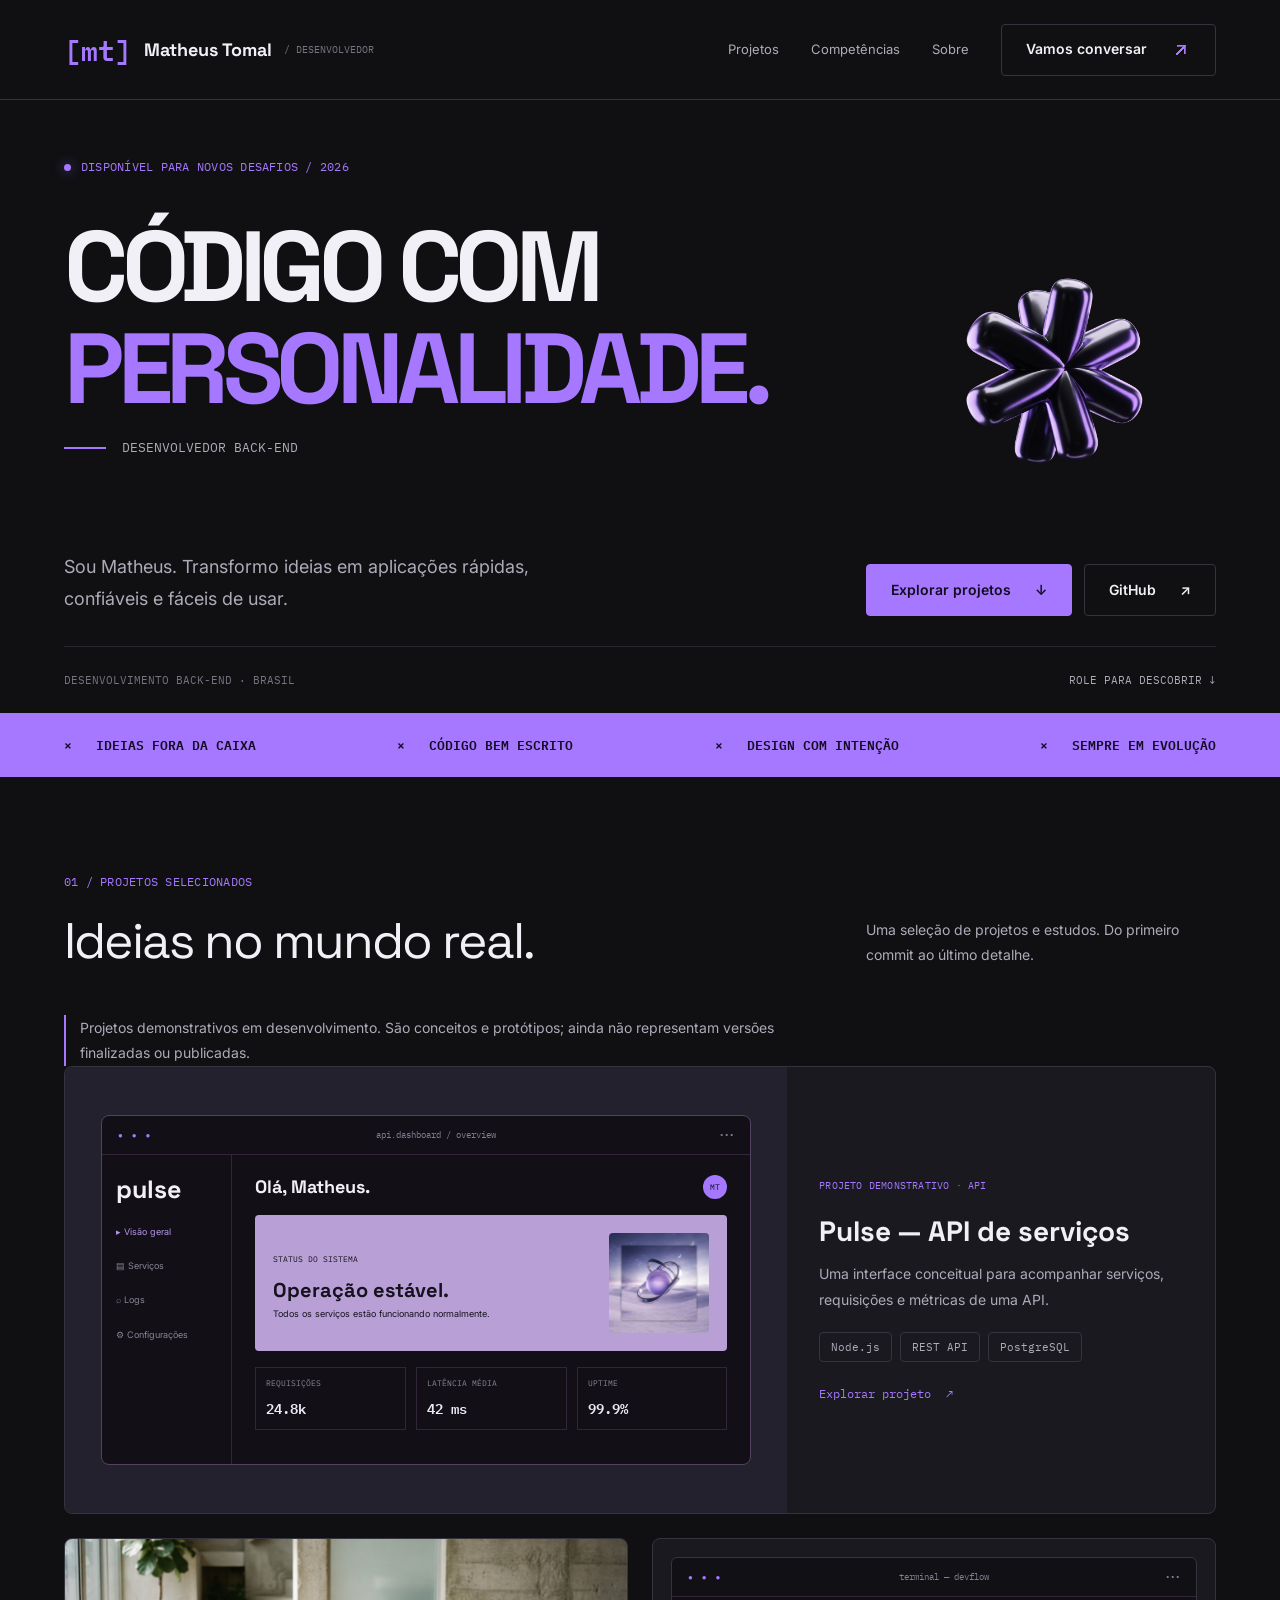
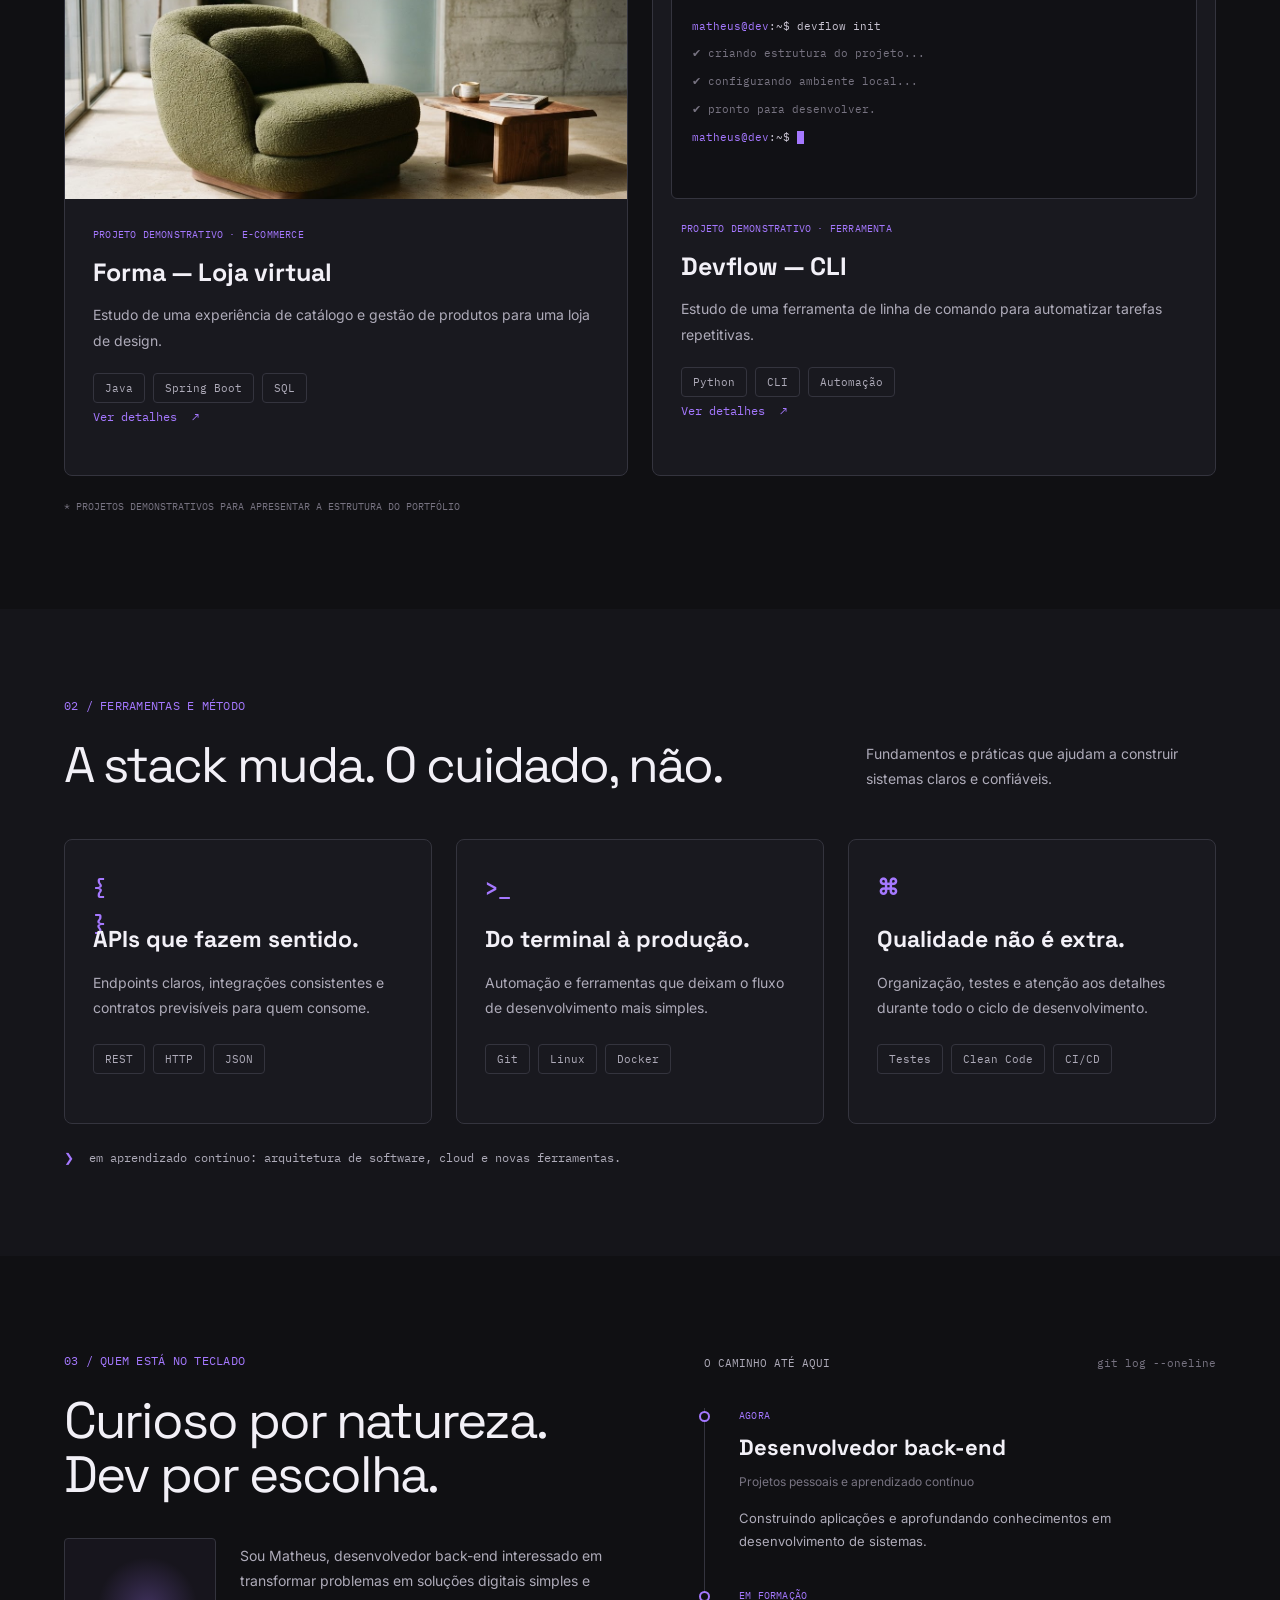
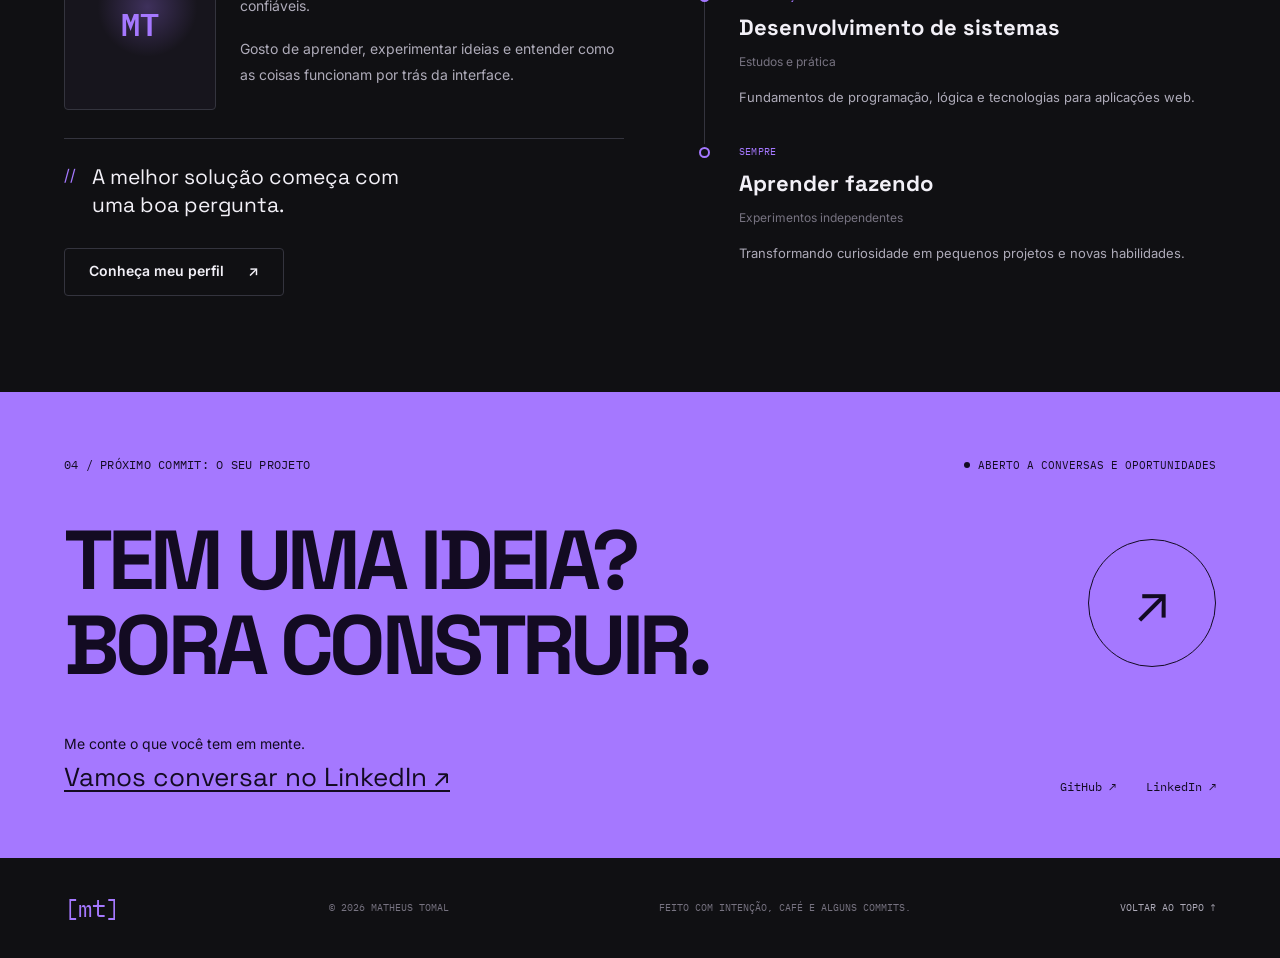
<file: index.html>
<!doctype html>
<html lang="pt-BR">
<head>
    <meta charset="UTF-8">
    <meta name="viewport" content="width=device-width, initial-scale=1">
    <meta name="theme-color" content="#101013">
    <meta name="description" content="Portfólio de Matheus Tomal, desenvolvedor back-end.">
    <title>Matheus Tomal | Desenvolvedor back-end</title>
    <link rel="preconnect" href="https://fonts.googleapis.com">
    <link rel="preconnect" href="https://fonts.gstatic.com" crossorigin>
    <link href="https://fonts.googleapis.com/css2?family=IBM+Plex+Mono:wght@400;600&family=Inter:wght@400;600;700&family=Space+Grotesk:wght@400;700&display=swap" rel="stylesheet">
    <link rel="stylesheet" href="style.css">
</head>
<body>
    <header class="site-header" id="topo">
        <a class="brand" href="#topo" aria-label="Matheus Tomal, início">
        <span class="brand-mark">[mt]</span><span class="brand-name">Matheus Tomal</span><span class="brand-role">/ DESENVOLVEDOR</span>
        </a>
        <nav class="navigation" aria-label="Navegação principal">
        <a href="#projetos">Projetos</a><a href="#competencias">Competências</a><a href="#sobre">Sobre</a>
        <a class="button button-outline nav-contact botao-contato" href="https://www.linkedin.com/in/matheus-tomal/" target="_blank" rel="noopener noreferrer">Vamos conversar</a>
        </nav>
    </header>

    <main>
        <section class="intro" aria-labelledby="intro-title">
        <div class="availability"><span class="status-dot"></span> DISPONÍVEL PARA NOVOS DESAFIOS / 2026</div>
        <div class="intro-heading">
            <div class="intro-copy">
            <h1 id="intro-title">CÓDIGO COM<br><span>PERSONALIDADE.</span></h1>
            <p class="signature"><i></i> DESENVOLVEDOR BACK-END</p>
            </div>
            <img class="intro-art" src="assets/raw-4.png" alt="Forma escultural roxa tridimensional">
        </div>
        <div class="intro-bottom">
            <p class="intro-text">Sou Matheus. Transformo ideias em aplicações rápidas, confiáveis e fáceis de usar.</p>
            <div class="intro-actions">
            <a class="button button-primary" href="#projetos">Explorar projetos <span aria-hidden="true">↓</span></a>
            <a class="button button-outline" href="https://github.com/MatheusTomal" target="_blank" rel="noopener noreferrer">GitHub <span aria-hidden="true">↗</span></a>
            </div>
        </div>
        <div class="intro-meta">
            <span>DESENVOLVIMENTO BACK-END · BRASIL</span>
            <a href="#projetos">ROLE PARA DESCOBRIR ↓</a>
        </div>
        </section>

        <div class="principles" aria-label="Princípios">
            <span>× &nbsp; IDEIAS FORA DA CAIXA</span>
            <span>× &nbsp; CÓDIGO BEM ESCRITO</span>
            <span>× &nbsp; DESIGN COM INTENÇÃO</span>
            <span>× &nbsp; SEMPRE EM EVOLUÇÃO</span>
        </div>

        <section class="section projects" id="projetos">
        <div class="section-heading">
            <p class="eyebrow">01 / PROJETOS SELECIONADOS</p>
            <div class="heading-row">
                <h2>Ideias no mundo real.</h2>
                <p>Uma seleção de projetos e estudos. Do primeiro commit ao último detalhe.</p>
            </div>
        </div>
            <p class="projects-note">Projetos demonstrativos em desenvolvimento. São conceitos e protótipos; ainda não representam versões finalizadas ou publicadas.</p>
        <article class="project-feature card">
            <div class="feature-visual pulse-visual">
            <div class="app-window">
                <div class="window-bar">
                    <span class="window-dots">● ● ●</span>
                    <span>api.dashboard / overview</span><span>•••</span>
                </div>
                <div class="dashboard">
                    <aside>
                        <strong>pulse</strong>
                        <span>▸ Visão geral</span>
                        <span>▤ Serviços</span>
                        <span>⌕ Logs</span>
                        <span>⚙ Configurações</span>
                    </aside>
                    <div class="dash-content">
                        <div class="dash-top">
                            <b>Olá, Matheus.</b>
                            <span class="dash-avatar">MT</span>
                        </div>
                        <div class="dash-hero">
                            <div>
                                <small>STATUS DO SISTEMA</small>
                                <h3>Operação estável.</h3>
                                <p>Todos os serviços estão funcionando normalmente.</p>
                            </div>
                            <img src="assets/raw-1.png" alt="Ilustração abstrata em tons de lilás">
                        </div>
                        <div class="dash-stats">
                            <div>
                                <small>REQUISIÇÕES</small>
                                <b>24.8k</b>
                            </div>
                            <div>
                                <small>LATÊNCIA MÉDIA</small>
                                <b>42 ms</b>
                            </div>
                            <div>
                                <small>UPTIME</small>
                                <b>99.9%</b>
                            </div>
                        </div>
                    </div>
                </div>
            </div>
            </div>
            <div class="feature-content">
                <p class="eyebrow">PROJETO DEMONSTRATIVO · API</p>
                <h3>Pulse — API de serviços</h3>
                <p>Uma interface conceitual para acompanhar serviços, requisições e métricas de uma API.</p>
                <div class="tags"><span>Node.js</span>
                    <span>REST API</span>
                    <span>PostgreSQL</span>
                </div>
                <a class="text-link" href="https://github.com/" target="_blank" rel="noopener noreferrer">Explorar projeto <span>↗</span>
                </a>
            </div>
        </article>
        <div class="project-grid">
            <article class="project-card card">
                <img src="assets/raw-5.jpeg" alt="Poltrona em um ambiente de interiores" loading="lazy">
                <div class="project-card-copy">
                    <p class="eyebrow">PROJETO DEMONSTRATIVO · E-COMMERCE</p>
                    <h3>Forma — Loja virtual</h3>
                    <p>Estudo de uma experiência de catálogo e gestão de produtos para uma loja de design.</p>
                    <div class="tags">
                        <span>Java</span>
                        <span>Spring Boot</span>
                        <span>SQL</span>
                    </div>
                    <a class="text-link" href="https://github.com/" target="_blank" rel="noopener noreferrer">Ver detalhes <span>↗</span></a>
                </div>
            </article>
            <article class="project-card card terminal-card">
                <div class="terminal-preview">
                    <div class="window-bar">
                        <span class="window-dots">● ● ●</span>
                        <span>terminal — devflow</span>
                        <span>•••</span>
                    </div>
                    <div class="terminal-body">
                        <p><span>matheus@dev</span>:~$ devflow init</p>
                        <p class="terminal-muted">✔ criando estrutura do projeto...</p>
                        <p class="terminal-muted">✔ configurando ambiente local...</p>
                        <p class="terminal-muted">✔ pronto para desenvolver.</p>
                        <p><span>matheus@dev</span>:~$ <i class="cursor"></i></p>
                    </div>
                </div>
                <div class="project-card-copy">
                    <p class="eyebrow">PROJETO DEMONSTRATIVO · FERRAMENTA</p>
                    <h3>Devflow — CLI</h3>
                    <p>Estudo de uma ferramenta de linha de comando para automatizar tarefas repetitivas.</p>
                    <div class="tags">
                        <span>Python</span>
                        <span>CLI</span>
                        <span>Automação</span>
                    </div>
                    <a class="text-link" href="https://github.com/" target="_blank" rel="noopener noreferrer">Ver detalhes <span>↗</span></a>
                </div>
            </article>
        </div>
            <p class="section-footnote">* PROJETOS DEMONSTRATIVOS PARA APRESENTAR A ESTRUTURA DO PORTFÓLIO</p>
        </section>

        <section class="section skills" id="competencias">
        <div class="section-heading">
            <p class="eyebrow">02 / FERRAMENTAS E MÉTODO</p>
            <div class="heading-row">
                <h2>A stack muda. O cuidado, não.</h2>
                <p>Fundamentos e práticas que ajudam a construir sistemas claros e confiáveis.</p>
            </div>
        </div>
        <div class="skill-grid">
            <article class="skill-card card">
                <span class="skill-icon">{ }</span>
                <h3>APIs que fazem sentido.</h3>
                <p>Endpoints claros, integrações consistentes e contratos previsíveis para quem consome.</p>
                <div class="tags">
                    <span>REST</span>
                    <span>HTTP</span>
                    <span>JSON</span>
                </div>
            </article>
            <article class="skill-card card">
                <span class="skill-icon">&gt;_</span>
                <h3>Do terminal à produção.</h3>
                <p>Automação e ferramentas que deixam o fluxo de desenvolvimento mais simples.</p>
                <div class="tags">
                    <span>Git</span>
                    <span>Linux</span>
                    <span>Docker</span>
                </div>
            </article>
            <article class="skill-card card">
                <span class="skill-icon">⌘</span>
                <h3>Qualidade não é extra.</h3>
                <p>Organização, testes e atenção aos detalhes durante todo o ciclo de desenvolvimento.</p>
                <div class="tags">
                    <span>Testes</span>
                    <span>Clean Code</span>
                    <span>CI/CD</span>
                </div>
            </article>
        </div>
        <p class="learning"><span>❯</span> em aprendizado contínuo: arquitetura de software, cloud e novas ferramentas.</p>
        </section>

        <section class="section about" id="sobre">
        <div class="about-left">
            <p class="eyebrow">03 / QUEM ESTÁ NO TECLADO</p>
            <h2>Curioso por natureza.<br>Dev por escolha.</h2>
            <div class="bio-row">
                <div class="bio-avatar" aria-label="Iniciais MT">MT</div>
                <div>
                    <p>Sou Matheus, desenvolvedor back-end interessado em transformar problemas em soluções digitais simples e confiáveis.</p>
                    <p>Gosto de aprender, experimentar ideias e entender como as coisas funcionam por trás da interface.</p>
                </div>
            </div>
            <div class="personal-note">
                <span>//</span>
                <p>A melhor solução começa com<br>uma boa pergunta.</p>
            </div>
            <a class="button button-outline" href="https://www.linkedin.com/in/matheus-tomal/" target="_blank" rel="noopener noreferrer">Conheça meu perfil <span>↗</span></a>
        </div>
        <div class="about-right">
            <div class="timeline-head">
                <span>O CAMINHO ATÉ AQUI</span>
                <span>git log --oneline</span>
            </div>
            <article class="timeline-item">
                <span class="timeline-dot"></span>
                <div>
                    <p class="eyebrow">AGORA</p>
                    <h3>Desenvolvedor back-end</h3>
                    <p class="muted">Projetos pessoais e aprendizado contínuo</p>
                    <p>Construindo aplicações e aprofundando conhecimentos em desenvolvimento de sistemas.</p>
                </div>
            </article>
            <article class="timeline-item">
                <span class="timeline-dot"></span>
                <div>
                    <p class="eyebrow">EM FORMAÇÃO</p>
                    <h3>Desenvolvimento de sistemas</h3>
                    <p class="muted">Estudos e prática</p>
                    <p>Fundamentos de programação, lógica e tecnologias para aplicações web.</p>
                </div>
            </article>
            <article class="timeline-item">
                <span class="timeline-dot"></span>
                <div>
                    <p class="eyebrow">SEMPRE</p>
                    <h3>Aprender fazendo</h3>
                    <p class="muted">Experimentos independentes</p>
                    <p>Transformando curiosidade em pequenos projetos e novas habilidades.</p>
                </div>
            </article>
        </div>
        </section>

        <section class="contact" id="contato">
            <div class="contact-top">
                <p class="eyebrow">04 / PRÓXIMO COMMIT: O SEU PROJETO</p>
                <span><i class="status-dot"></i> ABERTO A CONVERSAS E OPORTUNIDADES</span>
            </div>
            <div class="contact-title">
                <h2>TEM UMA IDEIA?<br>BORA CONSTRUIR.</h2>
                <a class="contact-orb" href="https://www.linkedin.com/in/matheus-tomal/" target="_blank" rel="noopener noreferrer" aria-label="Fale comigo pelo LinkedIn">↗</a>
            </div>
            <div class="contact-bottom">
                <p>Me conte o que você tem em mente.<br><a href="https://www.linkedin.com/in/matheus-tomal/" target="_blank" rel="noopener noreferrer">Vamos conversar no LinkedIn ↗</a></p>
                <div class="social-links">
                    <a href="https://github.com/MatheusTomal" target="_blank" rel="noopener noreferrer">GitHub ↗</a>
                    <a href="https://www.linkedin.com/in/matheus-tomal/" target="_blank" rel="noopener noreferrer">LinkedIn ↗</a>
                </div>
            </div>
        </section>
    </main>
    <footer class="site-footer"><a class="footer-mark" href="#topo">[mt]</a><span>© 2026 MATHEUS TOMAL</span><span>FEITO COM INTENÇÃO, CAFÉ E ALGUNS COMMITS.</span><a href="#topo">VOLTAR AO TOPO ↑</a></footer>
</body>
</html>
</file>
<file: style.css>
:root {
  color-scheme: dark;
  --bg: #101013;
  --surface: #19191f;
  --surface-2: #22212a;
  --purple: #a578ff;
  --purple-ink: #130b22;
  --text: #f2f0f7;
  --muted: #aeabb9;
  --quiet: #777381;
  --line: #34343e;
  --mono: 'IBM Plex Mono', monospace;
  --display: 'Space Grotesk', sans-serif;
  --body: 'Inter', sans-serif;
  --page-width: 1440px;
  --page-gutter: 64px;
}
* {
  box-sizing: border-box;
}
html {
  min-width: 320px;
  scroll-behavior: smooth;
  scroll-padding-top: 24px;
}
body {
  margin: 0;
  background: var(--bg);
  color: var(--text);
  font-family: var(--body);
  line-height: 1.6;
  -webkit-font-smoothing: antialiased;
}
a {
  color: inherit;
}
.site-header, main, .site-footer {
  width: min(100%, var(--page-width));
  margin-inline: auto;
}
.site-header {
  height: 100px;
  padding-inline: var(--page-gutter);
  border-bottom: 1px solid var(--line);
  display: flex;
  align-items: center;
  justify-content: space-between;
  gap: 32px;
}
.brand {
  display: flex;
  align-items: center;
  gap: 12px;
  text-decoration: none;
  white-space: nowrap;
}
.brand-mark {
  color: var(--purple);
  font: 600 28px var(--mono);
}
.brand-name {
  font: 700 18px var(--display);
}
.brand-role {
  color: var(--quiet);
  font: 10px var(--mono);
}
.navigation {
  display: flex;
  align-items: center;
  gap: 32px;
}
.navigation > a:not(.button) {
  color: var(--muted);
  font-size: 13px;
  text-decoration: none;
}
.navigation > a:not(.button):hover, .site-footer a:hover {
  color: var(--purple);
}
.button {
  min-height: 52px;
  padding-inline: 24px;
  border: 1px solid var(--line);
  border-radius: 4px;
  display: inline-flex;
  align-items: center;
  justify-content: center;
  gap: 24px;
  color: var(--text);
  font-size: 14px;
  font-weight: 600;
  text-decoration: none;
  white-space: nowrap;
  transition: transform .18s ease, background-color .18s ease, border-color .18s ease;
}
.button:hover {
  transform: translateY(-2px);
  border-color: var(--purple);
}
.botao-contato::after {
  content: "";
  display: block;
  flex-shrink: 0;
  width: 20px;
  height: 20px;
  background:
    linear-gradient(#a578ff, #a578ff) 6px 5px / 9px 1.7px no-repeat,
    linear-gradient(#a578ff, #a578ff) 13.3px 5px / 1.7px 9px no-repeat,
    linear-gradient(
      135deg,
      transparent calc(50% - 0.85px),
      #a578ff calc(50% - 0.85px),
      #a578ff calc(50% + 0.85px),
      transparent calc(50% + 0.85px)
    ) 5px 5px / 10px 10px no-repeat;
}
.button-primary {
  background: var(--purple);
  border-color: var(--purple);
  color: var(--purple-ink);
}
.button-primary:hover {
  background: #b994ff;
}
.button-outline {
  background: transparent;
}
.arrow {
  font-size: 20px;
  line-height: 1;
}

.intro {
  padding: 58px var(--page-gutter) 0;
}
.availability, .eyebrow {
  color: var(--purple);
  font: 12px/1.5 var(--mono);
  letter-spacing: .02em;
}
.availability {
  display: flex;
  align-items: center;
  gap: 10px;
}
.status-dot {
  display: inline-block;
  width: 7px;
  height: 7px;
  border-radius: 50%;
  background: var(--purple);
  box-shadow: 0 0 12px rgb(165 120 255 / 55%);
}
.intro-heading {
  min-height: 335px;
  display: flex;
  align-items: flex-start;
  justify-content: space-between;
  gap: 28px;
  margin-top: 40px;
}
.intro-copy {
  position: relative;
  z-index: 1;
}
.intro h1 {
  margin: 0;
  font: 700 clamp(54px, 7.78vw, 112px)/1.02 var(--display);
  letter-spacing: -.065em;
  white-space: nowrap;
}
.intro h1 span {
  color: var(--purple);
}
.signature {
  margin: 20px 0 0;
  display: flex;
  align-items: center;
  gap: 16px;
  color: var(--muted);
  font: 13px var(--mono);
}
.signature i {
  width: 42px;
  height: 2px;
  background: var(--purple);
}
.intro-art {
  width: min(28%, 360px);
  height: 330px;
  margin-top: -8px;
  object-fit: contain;
}
.intro-bottom {
  display: flex;
  align-items: flex-end;
  justify-content: space-between;
  gap: 56px;
}
.intro-text {
  max-width: 540px;
  margin: 0;
  color: var(--muted);
  font-size: 18px;
  line-height: 1.8;
}
.intro-actions {
  display: flex;
  gap: 12px;
}
.intro-meta {
  padding: 26px 0;
  margin-top: 30px;
  border-top: 1px solid rgb(52 52 62 / 65%);
  display: flex;
  justify-content: space-between;
  gap: 24px;
  color: var(--quiet);
  font: 11px var(--mono);
}
.intro-meta a {
  color: var(--muted);
  text-decoration: none;
}
.principles {
  min-height: 64px;
  padding: 12px var(--page-gutter);
  background: var(--purple);
  color: var(--purple-ink);
  display: flex;
  align-items: center;
  justify-content: space-between;
  gap: 24px;
  font: 600 13px var(--mono);
}
.principles span {
  white-space: nowrap;
}

.section {
  padding-inline: var(--page-gutter);
}
.projects {
  padding-block: 96px;
}
.section-heading {
  margin-bottom: 48px;
}
.section-heading > .eyebrow {
  margin: 0 0 24px;
}
.heading-row {
  display: flex;
  align-items: flex-end;
  justify-content: space-between;
  gap: 48px;
}
.heading-row h2, .about-left > h2 {
  margin: 0;
  font: 400 clamp(38px, 3.9vw, 56px)/1.05 var(--display);
  letter-spacing: -.04em;
}
.heading-row > p {
  max-width: 350px;
  margin: 0;
  color: var(--muted);
  font-size: 14px;
  line-height: 1.8;
}
.card {
  overflow: hidden;
  border: 1px solid var(--line);
  border-radius: 8px;
  background: var(--surface);
}
.project-feature {
  display: grid;
  grid-template-columns: minmax(0, 824fr) minmax(0, 488fr);
  min-height: 448px;
}
.feature-visual {
  min-width: 0;
  padding: 36px;
  display: flex;
  align-items: center;
  justify-content: center;
  background: #24212e;
}
.app-window {
  width: 100%;
  height: 350px;
  overflow: hidden;
  border: 1px solid #51425f;
  border-radius: 8px;
  background: #121016;
}
.window-bar {
  height: 39px;
  padding-inline: 16px;
  border-bottom: 1px solid #302637;
  display: flex;
  align-items: center;
  justify-content: space-between;
  color: #867b93;
  font: 9px var(--mono);
}
.window-dots {
  color: #a578ff;
  font-size: 8px;
  letter-spacing: 2px;
}
.dashboard {
  height: calc(100% - 39px);
  display: grid;
  grid-template-columns: 130px 1fr;
}
.dashboard aside {
  padding: 18px 14px;
  border-right: 1px solid #302637;
  display: flex;
  flex-direction: column;
  gap: 20px;
  color: #8b8296;
  font-size: 9px;
}
.dashboard aside strong {
  color: var(--text);
  font: 700 25px var(--display);
}
.dashboard aside span:first-of-type {
  color: #b495e8;
}
.dash-content {
  min-width: 0;
  padding: 20px 23px;
  display: flex;
  flex-direction: column;
  gap: 16px;
}
.dash-top {
  display: flex;
  justify-content: space-between;
  align-items: center;
  font: 700 18px var(--display);
}
.dash-avatar {
  width: 24px;
  height: 24px;
  border-radius: 50%;
  background: var(--purple);
  display: grid;
  place-items: center;
  color: var(--purple-ink);
  font: 8px var(--mono);
}
.dash-hero {
  min-height: 135px;
  padding: 18px;
  overflow: hidden;
  border-radius: 4px;
  display: flex;
  align-items: center;
  justify-content: space-between;
  gap: 12px;
  background: #b8a0d7;
  color: #17121f;
}
.dash-hero small, .dash-stats small {
  font: 8px var(--mono);
}
.dash-hero h3 {
  margin: 8px 0 4px;
  font: 700 20px var(--display);
}
.dash-hero p {
  margin: 0;
  font-size: 9px;
}
.dash-hero img {
  width: 100px;
  height: 100px;
  border-radius: 4px;
  object-fit: cover;
}
.dash-stats {
  display: grid;
  grid-template-columns: repeat(3,1fr);
  gap: 10px;
}
.dash-stats div {
  padding: 10px;
  border: 1px solid #302637;
  display: grid;
  gap: 8px;
}
.dash-stats small {
  color: #8b8296;
}
.dash-stats b {
  color: #eee8f6;
  font: 600 14px var(--mono);
}
.feature-content {
  padding: 32px;
  display: flex;
  flex-direction: column;
  align-items: flex-start;
  justify-content: center;
  gap: 2px;
}
.feature-content .eyebrow {
  margin: 0 0 20px;
  font-size: 10px;
}
.feature-content h3, .project-card-copy h3 {
  margin: 0 0 12px;
  font: 700 28px/1.15 var(--display);
}
.feature-content > p:not(.eyebrow), .project-card-copy > p:not(.eyebrow) {
  margin: 0;
  color: var(--muted);
  font-size: 14px;
  line-height: 1.8;
}
.tags {
  margin-top: 18px;
  display: flex;
  flex-wrap: wrap;
  gap: 8px;
}
.tags span {
  padding: 7px 11px;
  border: 1px solid var(--line);
  border-radius: 4px;
  color: var(--muted);
  font: 11px var(--mono);
  white-space: nowrap;
}
.text-link {
  margin-top: 22px;
  color: var(--purple);
  font: 12px var(--mono);
  text-decoration: none;
}
.text-link span {
  padding-left: 8px;
}
.project-grid {
  margin-top: 24px;
  display: grid;
  grid-template-columns: repeat(2, minmax(0,1fr));
  gap: 24px;
}
.project-card {
  min-height: 538px;
}
.project-card > img {
  width: 100%;
  height: 260px;
  display: block;
  object-fit: cover;
}
.project-card-copy {
  padding: 28px;
}
.project-card-copy .eyebrow {
  margin: 0 0 16px;
  font-size: 10px;
}
.project-card-copy h3 {
  font-size: 25px;
  margin-bottom: 16px;
}
.project-card-copy .tags {
  margin-top: 20px;
}
.project-card-copy .text-link {
  margin-top: 16px;
}
.terminal-card {
  padding-top: 18px;
}
.terminal-preview {
  height: 242px;
  margin: 0 18px;
  border: 1px solid #34343e;
  border-radius: 6px;
  background: #111115;
}
.terminal-body {
  padding: 20px;
  color: #c9c4d2;
  font: 11px/1.8 var(--mono);
}
.terminal-body p {
  margin: 0 0 8px;
}
.terminal-body p span {
  color: var(--purple);
}
.terminal-body .terminal-muted {
  color: #777381;
}
.cursor {
  width: 7px;
  height: 13px;
  display: inline-block;
  vertical-align: middle;
  background: var(--purple);
}
.terminal-card .project-card-copy {
  padding-top: 22px;
}
.section-footnote {
  margin: 24px 0 0;
  color: var(--quiet);
  font: 10px var(--mono);
}

.skills {
  padding-block: 88px;
  background: #15151a;
}
.skill-grid {
  display: grid;
  grid-template-columns: repeat(3,minmax(0,1fr));
  gap: 24px;
}
.skill-card {
  min-height: 285px;
  padding: 28px;
}
.skill-icon {
  width: 30px;
  height: 30px;
  display: block;
  color: var(--purple);
  font: 600 22px var(--mono);
}
.skill-card h3 {
  margin: 28px 0 16px;
  font: 700 23px/1.2 var(--display);
}
.skill-card > p {
  margin: 0;
  color: var(--muted);
  font-size: 14px;
  line-height: 1.8;
}
.skill-card .tags {
  margin-top: 24px;
}
.learning {
  margin: 24px 0 0;
  color: var(--muted);
  font: 12px/1.7 var(--mono);
}
.learning span {
  padding-right: 8px;
  color: var(--purple);
}

.about {
  padding-block: 96px;
  display: grid;
  grid-template-columns: minmax(0,560px) minmax(0,1fr);
  gap: 80px;
}
.about-left > .eyebrow {
  margin: 0 0 24px;
}
.about-left > h2 {
  font-size: clamp(40px, 4vw, 56px);
}
.bio-row {
  margin-top: 36px;
  display: grid;
  grid-template-columns: 152px minmax(0,1fr);
  align-items: center;
  gap: 24px;
}
.bio-avatar {
  width: 152px;
  height: 172px;
  border: 1px solid var(--line);
  border-radius: 4px;
  display: grid;
  place-items: center;
  background: radial-gradient(circle at 55% 40%, rgb(165 120 255 / 28%), transparent 38%), #17151d;
  color: var(--purple);
  font: 600 32px var(--mono);
}
.bio-row p {
  margin: 0 0 18px;
  color: var(--muted);
  font-size: 14px;
  line-height: 1.8;
}
.personal-note {
  margin: 28px 0;
  padding-top: 24px;
  border-top: 1px solid var(--line);
  display: flex;
  gap: 16px;
  color: var(--purple);
}
.personal-note p {
  margin: 0;
  color: var(--text);
  font: 400 21px/1.35 var(--display);
}
.about-left > .button {
  min-height: 48px;
}
.about-right {
  padding-top: 4px;
}
.timeline-head {
  margin-bottom: 38px;
  display: flex;
  justify-content: space-between;
  gap: 18px;
  color: var(--muted);
  font: 11px var(--mono);
}
.timeline-head span:last-child {
  color: var(--quiet);
}
.timeline-item {
  position: relative;
  padding: 0 0 34px 34px;
  border-left: 1px solid var(--line);
}
.timeline-item:last-child {
  border-left-color: transparent;
  padding-bottom: 0;
}
.timeline-dot {
  position: absolute;
  left: -6px;
  top: 3px;
  width: 11px;
  height: 11px;
  border: 2px solid var(--purple);
  border-radius: 50%;
  background: var(--bg);
}
.timeline-item .eyebrow {
  margin: 0 0 10px;
  font-size: 10px;
}
.timeline-item h3 {
  margin: 0 0 10px;
  font: 700 22px var(--display);
}
.timeline-item p:not(.eyebrow) {
  margin: 0;
  color: var(--muted);
  font-size: 13px;
  line-height: 1.8;
}
.timeline-item .muted {
  margin-bottom: 14px !important;
  color: var(--quiet) !important;
  font-size: 12px !important;
}

.contact {
  width: 100%;
  padding: 64px var(--page-gutter);
  background: var(--purple);
  color: var(--purple-ink);
}
.contact-top {
  display: flex;
  justify-content: space-between;
  gap: 24px;
  align-items: center;
}
.contact .eyebrow {
  margin: 0;
  color: var(--purple-ink);
}
.contact-top > span {
  display: flex;
  align-items: center;
  gap: 8px;
  font: 11px var(--mono);
}
.contact .status-dot {
  width: 6px;
  height: 6px;
  background: var(--purple-ink);
  box-shadow: none;
}
.contact-title {
  margin: 44px 0;
  display: flex;
  align-items: center;
  justify-content: space-between;
  gap: 24px;
}
.contact-title h2 {
  margin: 0;
  font: 700 clamp(52px, 6.53vw, 94px)/1.02 var(--display);
  letter-spacing: -.055em;
}
.contact-orb {
  width: 128px;
  height: 128px;
  flex: 0 0 128px;
  border: 1px solid var(--purple-ink);
  border-radius: 50%;
  display: grid;
  place-items: center;
  font: 52px var(--body);
  text-decoration: none;
  transition: background .2s, color .2s;
}
.contact-orb:hover {
  background: var(--purple-ink);
  color: var(--purple);
}
.contact-bottom {
  display: flex;
  justify-content: space-between;
  align-items: flex-end;
  gap: 40px;
}
.contact-bottom p {
  margin: 0;
  font-size: 14px;
  line-height: 1.7;
}
.contact-bottom p a {
  display: inline-block;
  margin-top: 4px;
  font: 26px var(--display);
  text-underline-offset: 4px;
}
.social-links {
  display: flex;
  gap: 30px;
  font: 12px var(--mono);
}
.social-links a {
  text-decoration: none;
}
.site-footer {
  min-height: 100px;
  padding-inline: var(--page-gutter);
  display: flex;
  align-items: center;
  justify-content: space-between;
  gap: 24px;
  color: var(--quiet);
  font: 10px var(--mono);
}
.site-footer a {
  color: var(--muted);
  text-decoration: none;
}
.footer-mark {
  color: var(--purple) !important;
  font-size: 24px;
}
:focus-visible {
  outline: 2px solid var(--purple);
  outline-offset: 4px;
}

@media (max-width: 1050px) {
  :root {
    --page-gutter: 40px;
  }
  .site-header {
    gap: 16px;
  }
  .navigation {
    gap: 18px;
  }
  .intro h1 {
    font-size: clamp(56px, 7vw, 82px);
  }
  .intro-heading {
    min-height: 280px;
  }
  .intro-art {
    height: 270px;
  }
  .about {
    grid-template-columns: 1fr 1fr;
    gap: 44px;
  }
  .bio-row {
    grid-template-columns: 120px minmax(0,1fr);
    gap: 18px;
  }
  .bio-avatar {
    width: 120px;
    height: 150px;
  }
  .contact-title h2 {
    font-size: clamp(54px, 6.3vw, 76px);
  }
}
@media (max-width: 760px) {
  :root {
    --page-gutter: 28px;
  }
  .site-header {
    height: auto;
    min-height: 84px;
    padding-block: 16px;
    align-items: flex-start;
    flex-direction: column;
  }
  .navigation {
    width: 100%;
    justify-content: space-between;
    gap: 12px;
  }
  .nav-contact {
    min-height: 42px;
    padding-inline: 12px;
    gap: 10px;
    font-size: 12px;
  }
  .intro {
    padding-top: 48px;
  }
  .intro-heading {
    min-height: 0;
    margin-top: 32px;
  }
  .intro h1 {
    font-size: clamp(44px, 8.7vw, 68px);
    white-space: normal;
  }
  .intro-art {
    width: 25%;
    height: 210px;
  }
  .signature {
    font-size: 10px;
    gap: 10px;
  }
  .signature i {
    width: 24px;
  }
  .intro-bottom {
    align-items: flex-start;
    flex-direction: column;
    gap: 28px;
  }
  .intro-text {
    font-size: 16px;
  }
  .principles {
    overflow: hidden;
    justify-content: flex-start;
    gap: 36px;
  }
  .principles span {
    font-size: 11px;
  }
  .projects {
    padding-block: 72px;
  }
  .section-heading {
    margin-bottom: 36px;
  }
  .heading-row {
    align-items: flex-start;
    flex-direction: column;
    gap: 48px;
  }
  .heading-row h2 {
    font-size: clamp(36px, 7vw, 48px);
  }
  .heading-row > p {
    max-width: 520px;
  }
  .project-feature {
    grid-template-columns: 1fr;
  }
  .feature-visual {
    min-height: 330px;
    padding: 24px;
  }
  .app-window {
    height: 280px;
  }
  .project-grid {
    gap: 18px;
  }
  .project-card {
    min-height: 0;
  }
  .project-card > img {
    height: 220px;
  }
  .project-card-copy {
    padding: 24px;
  }
  .skills {
    padding-block: 64px;
  }
  .skill-grid {
    grid-template-columns: 1fr;
    gap: 16px;
  }
  .skill-card {
    min-height: 0;
    padding: 24px;
  }
  .skill-card h3 {
    margin-top: 28px;
  }
  .about {
    padding-block: 72px;
    grid-template-columns: 1fr;
    gap: 52px;
  }
  .bio-row {
    margin-top: 28px;
  }
  .timeline-head {
    margin-bottom: 28px;
  }
  .timeline-item {
    padding-bottom: 28px;
  }
  .contact-title {
    margin: 32px 0;
  }
  .about-left > h2 {
    font-size: clamp(40px, 8vw, 52px);
  }
  .contact {
    padding-block: 48px;
  }
  .contact-title h2 {
    font-size: clamp(44px, 8vw, 64px);
  }
  .contact-orb {
    width: 88px;
    height: 88px;
    flex-basis: 88px;
    font-size: 38px;
  }
  .site-footer {
    min-height: 84px;
    flex-wrap: wrap;
    justify-content: space-between;
    padding-block: 18px;
  }
  .site-footer > span:nth-of-type(2) {
    display: none;
  }
}
@media (max-width: 520px) {
  :root {
    --page-gutter: 20px;
  }
  .brand {
    gap: 8px;
  }
  .brand-mark {
    font-size: 23px;
  }
  .brand-name {
    font-size: 15px;
  }
  .brand-role {
    font-size: 8px;
  }
  .navigation {
    gap: 8px;
    flex-wrap: wrap;
  }
  .navigation > a:not(.button) {
    font-size: 11px;
  }
  .nav-contact {
    margin-left: auto;
  }
  .intro {
    padding-top: 40px;
  }
  .availability {
    font-size: 10px;
  }
  .intro-heading {
    position: relative;
    min-height: 0;
  }
  .intro h1 {
    max-width: 100%;
    font-size: clamp(40px, 10vw, 54px);
  }
  .intro-art {
    position: absolute;
    top: 0;
    right: -14px;
    width: 104px;
    height: 140px;
    opacity: .65;
  }
  .intro-copy {
    max-width: 100%;
  }
  .signature {
    max-width: 260px;
    margin-top: 16px;
    line-height: 1.6;
  }
  .intro-meta {
    font-size: 9px;
  }
  .intro-meta span {
    max-width: 48%;
  }
  .intro-meta a {
    text-align: right;
  }
  .principles {
    min-height: 56px;
    padding-inline: var(--page-gutter);
  }
  .projects {
    padding-block: 60px;
  }
  .heading-row h2 {
    font-size: 36px;
  }
  .feature-visual {
    min-height: 250px;
    padding: 12px;
  }
  .app-window {
    height: 225px;
  }
  .dashboard {
    grid-template-columns: 78px 1fr;
  }
  .dashboard aside {
    padding: 12px 8px;
    gap: 14px;
    font-size: 7px;
  }
  .dashboard aside strong {
    font-size: 20px;
  }
  .dash-content {
    padding: 12px;
    gap: 10px;
  }
  .dash-top {
    font-size: 14px;
  }
  .dash-hero {
    min-height: 100px;
    padding: 10px;
  }
  .dash-hero h3 {
    font-size: 15px;
  }
  .dash-hero p {
    max-width: 140px;
    font-size: 8px;
  }
  .dash-hero img {
    width: 64px;
    height: 64px;
  }
  .dash-stats {
    gap: 5px;
  }
  .dash-stats div {
    padding: 5px;
    gap: 5px;
  }
  .dash-stats small {
    font-size: 6px;
  }
  .dash-stats b {
    font-size: 10px;
  }
  .feature-content {
    padding: 24px;
  }
  .feature-content h3, .project-card-copy h3 {
    font-size: 23px;
  }
  .project-grid {
    grid-template-columns: 1fr;
  }
  .project-card > img {
    height: 210px;
  }
  .terminal-preview {
    height: 210px;
  }
  .about {
    gap: 40px;
  }
  .bio-row {
    grid-template-columns: 92px minmax(0,1fr);
    gap: 14px;
  }
  .bio-avatar {
    width: 92px;
    height: 132px;
    font-size: 24px;
  }
  .bio-row p {
    font-size: 12px;
  }
  .timeline-item h3 {
    font-size: 19px;
  }
  .contact-top {
    align-items: flex-start;
    flex-direction: column;
  }
  .contact-title {
    align-items: flex-end;
    gap: 10px;
  }
  .contact-title h2 {
    font-size: clamp(36px, 9vw, 48px);
  }
  .contact-orb {
    width: 60px;
    height: 60px;
    flex-basis: 60px;
    font-size: 28px;
  }
  .contact-bottom {
    align-items: flex-start;
    flex-direction: column;
    gap: 40px;
  }
  .contact-bottom p a {
    font-size: 21px;
  }
  .social-links {
    gap: 20px;
  }
  .site-footer {
    column-gap: 12px;
    font-size: 8px;
  }
  .site-footer > span:first-of-type {
    font-size: 8px;
  }
  .site-footer > a:last-child {
    width: 100%;
  }
}
@media (prefers-reduced-motion: reduce) {
  html {
    scroll-behavior: auto;
  }
  *, *::before, *::after {
    transition-duration: .01ms !important;
  }
}


.projects-note {
  max-width: 780px;
  margin: 20px 0 0;
  padding-left: 14px;
  border-left: 2px solid var(--purple);
  color: var(--muted);
  font-size: 14px;
  line-height: 1.8;
}

@media (max-width: 760px) {
  .projects-note {
    margin-top: 16px;
    font-size: 13px;
  }
}
</file>
